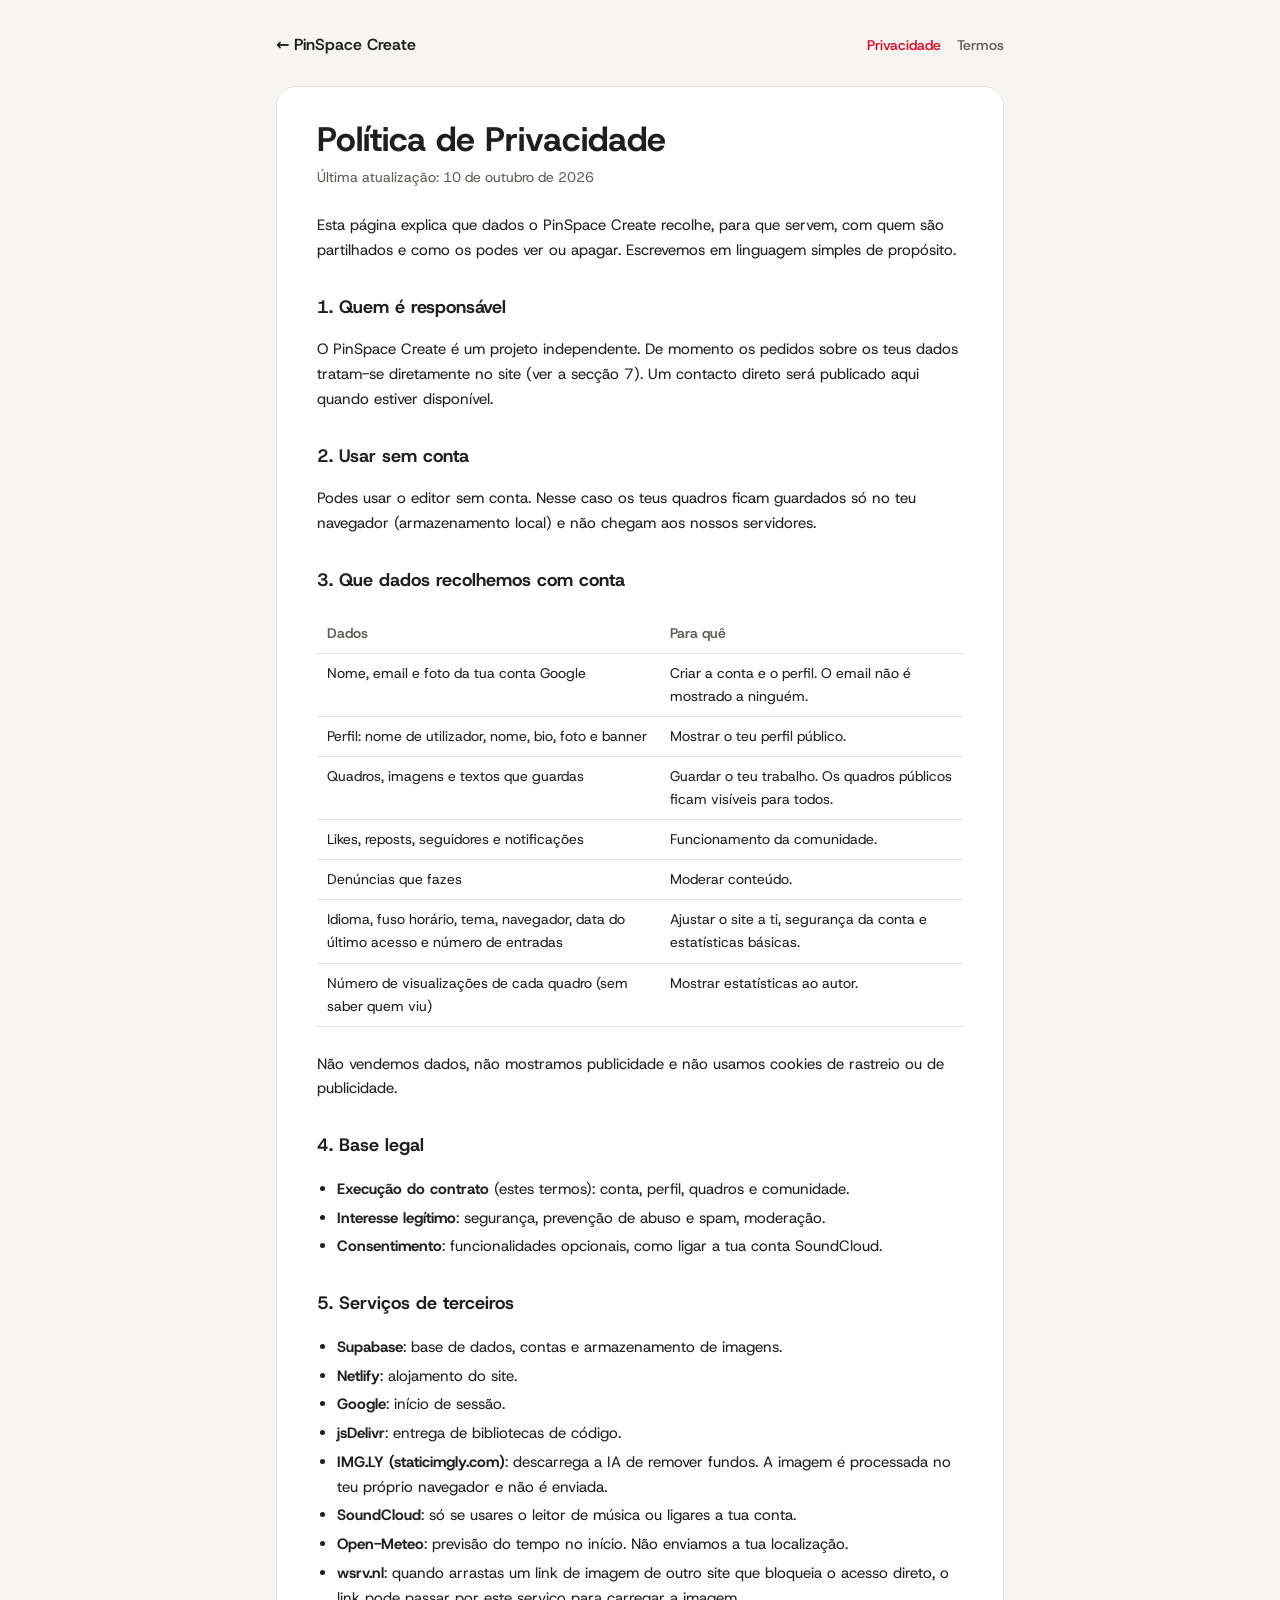
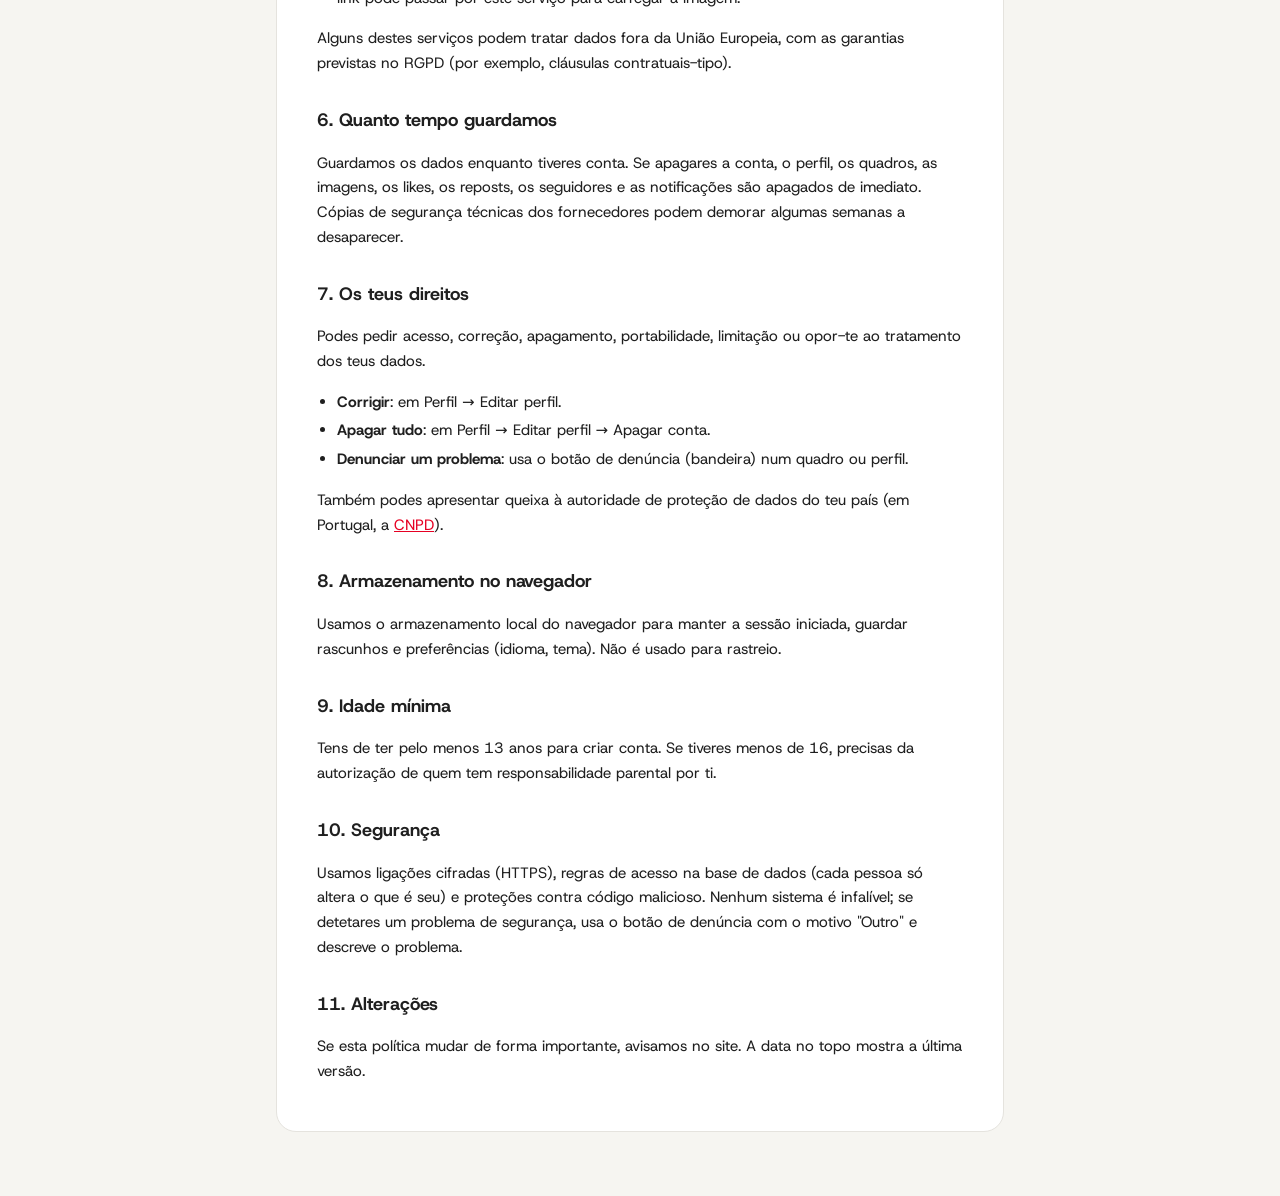
<file: privacidade.html>
<!doctype html>
<html lang="pt">
<head>
<meta charset="utf-8">
<meta name="viewport" content="width=device-width, initial-scale=1">
<title>Política de Privacidade · PinSpace Create</title>
<link rel="stylesheet" href="css/fonts.css">
<link rel="stylesheet" href="css/legal.css">
</head>
<body>
<main class="legal">
  <div class="legal-top">
    <a href="index.html">← PinSpace Create</a>
    <nav><a href="privacidade.html" aria-current="page">Privacidade</a><a href="termos.html">Termos</a></nav>
  </div>
  <article class="legal-card">
    <h1>Política de Privacidade</h1>
    <p class="legal-date">Última atualização: 10 de outubro de 2026</p>

    <p>Esta página explica que dados o PinSpace Create recolhe, para que servem, com quem são partilhados e como os podes ver ou apagar. Escrevemos em linguagem simples de propósito.</p>

    <h2>1. Quem é responsável</h2>
    <p>O PinSpace Create é um projeto independente. De momento os pedidos sobre os teus dados tratam-se diretamente no site (ver a secção 7). Um contacto direto será publicado aqui quando estiver disponível.</p>

    <h2>2. Usar sem conta</h2>
    <p>Podes usar o editor sem conta. Nesse caso os teus quadros ficam guardados só no teu navegador (armazenamento local) e não chegam aos nossos servidores.</p>

    <h2>3. Que dados recolhemos com conta</h2>
    <div class="legal-table"><table>
      <tr><th>Dados</th><th>Para quê</th></tr>
      <tr><td>Nome, email e foto da tua conta Google</td><td>Criar a conta e o perfil. O email não é mostrado a ninguém.</td></tr>
      <tr><td>Perfil: nome de utilizador, nome, bio, foto e banner</td><td>Mostrar o teu perfil público.</td></tr>
      <tr><td>Quadros, imagens e textos que guardas</td><td>Guardar o teu trabalho. Os quadros públicos ficam visíveis para todos.</td></tr>
      <tr><td>Likes, reposts, seguidores e notificações</td><td>Funcionamento da comunidade.</td></tr>
      <tr><td>Denúncias que fazes</td><td>Moderar conteúdo.</td></tr>
      <tr><td>Idioma, fuso horário, tema, navegador, data do último acesso e número de entradas</td><td>Ajustar o site a ti, segurança da conta e estatísticas básicas.</td></tr>
      <tr><td>Número de visualizações de cada quadro (sem saber quem viu)</td><td>Mostrar estatísticas ao autor.</td></tr>
    </table></div>
    <p>Não vendemos dados, não mostramos publicidade e não usamos cookies de rastreio ou de publicidade.</p>

    <h2>4. Base legal</h2>
    <ul>
      <li><strong>Execução do contrato</strong> (estes termos): conta, perfil, quadros e comunidade.</li>
      <li><strong>Interesse legítimo</strong>: segurança, prevenção de abuso e spam, moderação.</li>
      <li><strong>Consentimento</strong>: funcionalidades opcionais, como ligar a tua conta SoundCloud.</li>
    </ul>

    <h2>5. Serviços de terceiros</h2>
    <ul>
      <li><strong>Supabase</strong>: base de dados, contas e armazenamento de imagens.</li>
      <li><strong>Netlify</strong>: alojamento do site.</li>
      <li><strong>Google</strong>: início de sessão.</li>
      <li><strong>jsDelivr</strong>: entrega de bibliotecas de código.</li>
      <li><strong>IMG.LY (staticimgly.com)</strong>: descarrega a IA de remover fundos. A imagem é processada no teu próprio navegador e não é enviada.</li>
      <li><strong>SoundCloud</strong>: só se usares o leitor de música ou ligares a tua conta.</li>
      <li><strong>Open-Meteo</strong>: previsão do tempo no início. Não enviamos a tua localização.</li>
      <li><strong>wsrv.nl</strong>: quando arrastas um link de imagem de outro site que bloqueia o acesso direto, o link pode passar por este serviço para carregar a imagem.</li>
    </ul>
    <p>Alguns destes serviços podem tratar dados fora da União Europeia, com as garantias previstas no RGPD (por exemplo, cláusulas contratuais-tipo).</p>

    <h2>6. Quanto tempo guardamos</h2>
    <p>Guardamos os dados enquanto tiveres conta. Se apagares a conta, o perfil, os quadros, as imagens, os likes, os reposts, os seguidores e as notificações são apagados de imediato. Cópias de segurança técnicas dos fornecedores podem demorar algumas semanas a desaparecer.</p>

    <h2>7. Os teus direitos</h2>
    <p>Podes pedir acesso, correção, apagamento, portabilidade, limitação ou opor-te ao tratamento dos teus dados.</p>
    <ul>
      <li><strong>Corrigir</strong>: em Perfil → Editar perfil.</li>
      <li><strong>Apagar tudo</strong>: em Perfil → Editar perfil → Apagar conta.</li>
      <li><strong>Denunciar um problema</strong>: usa o botão de denúncia (bandeira) num quadro ou perfil.</li>
    </ul>
    <p>Também podes apresentar queixa à autoridade de proteção de dados do teu país (em Portugal, a <a href="https://www.cnpd.pt" rel="noopener noreferrer">CNPD</a>).</p>

    <h2>8. Armazenamento no navegador</h2>
    <p>Usamos o armazenamento local do navegador para manter a sessão iniciada, guardar rascunhos e preferências (idioma, tema). Não é usado para rastreio.</p>

    <h2>9. Idade mínima</h2>
    <p>Tens de ter pelo menos 13 anos para criar conta. Se tiveres menos de 16, precisas da autorização de quem tem responsabilidade parental por ti.</p>

    <h2>10. Segurança</h2>
    <p>Usamos ligações cifradas (HTTPS), regras de acesso na base de dados (cada pessoa só altera o que é seu) e proteções contra código malicioso. Nenhum sistema é infalível; se detetares um problema de segurança, usa o botão de denúncia com o motivo "Outro" e descreve o problema.</p>

    <h2>11. Alterações</h2>
    <p>Se esta política mudar de forma importante, avisamos no site. A data no topo mostra a última versão.</p>
  </article>
</main>
</body>
</html>
</file>
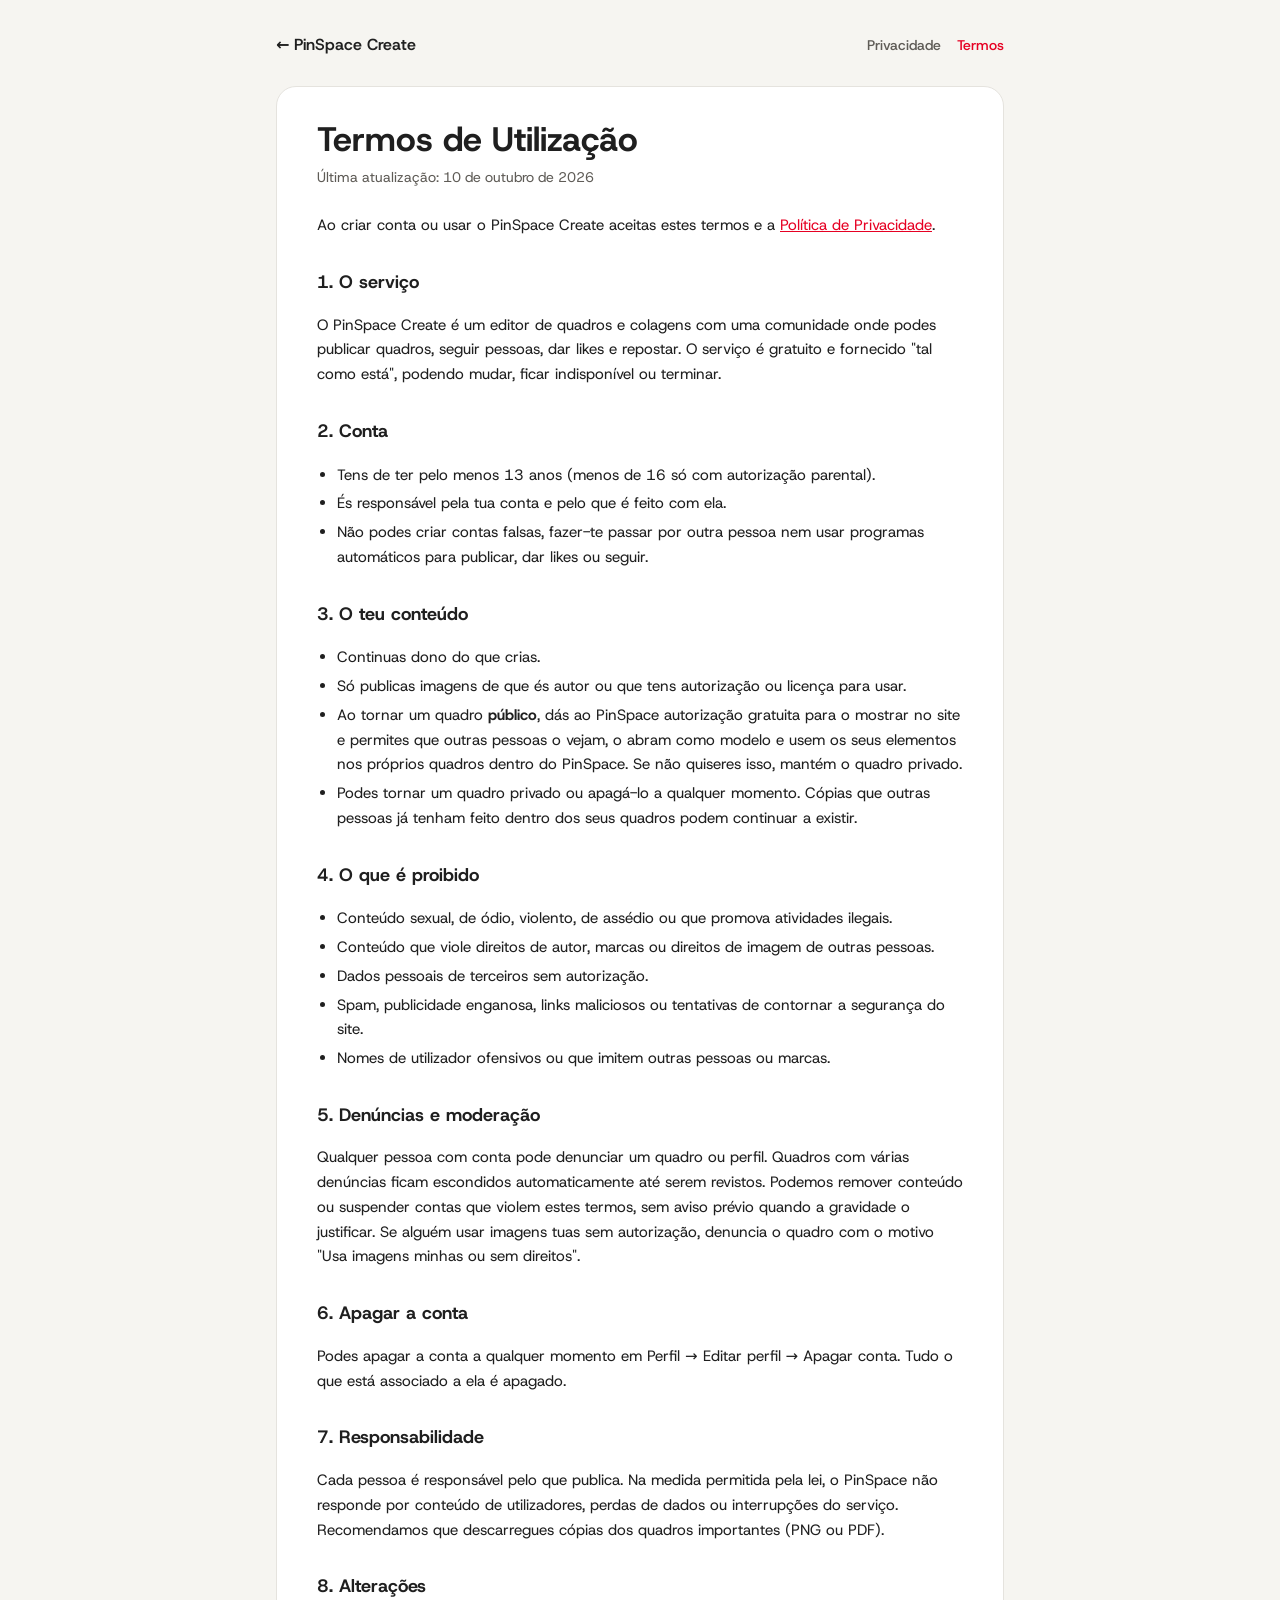
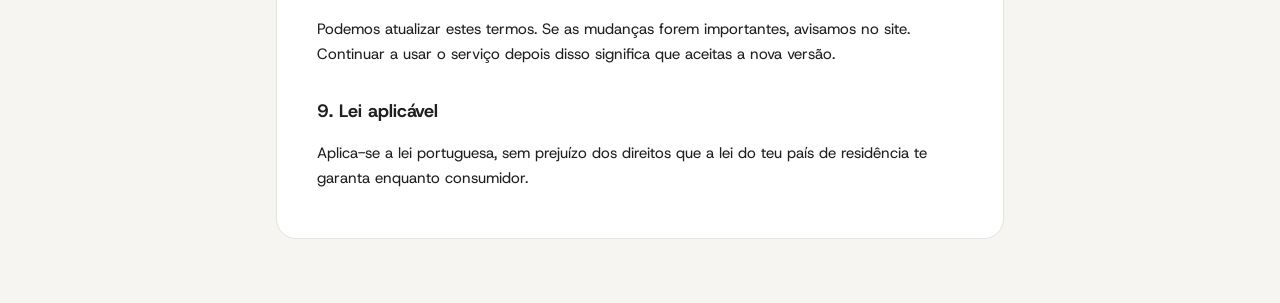
<file: termos.html>
<!doctype html>
<html lang="pt">
<head>
<meta charset="utf-8">
<meta name="viewport" content="width=device-width, initial-scale=1">
<title>Termos de Utilização · PinSpace Create</title>
<link rel="stylesheet" href="css/fonts.css">
<link rel="stylesheet" href="css/legal.css">
</head>
<body>
<main class="legal">
  <div class="legal-top">
    <a href="index.html">← PinSpace Create</a>
    <nav><a href="privacidade.html">Privacidade</a><a href="termos.html" aria-current="page">Termos</a></nav>
  </div>
  <article class="legal-card">
    <h1>Termos de Utilização</h1>
    <p class="legal-date">Última atualização: 10 de outubro de 2026</p>

    <p>Ao criar conta ou usar o PinSpace Create aceitas estes termos e a <a href="privacidade.html">Política de Privacidade</a>.</p>

    <h2>1. O serviço</h2>
    <p>O PinSpace Create é um editor de quadros e colagens com uma comunidade onde podes publicar quadros, seguir pessoas, dar likes e repostar. O serviço é gratuito e fornecido "tal como está", podendo mudar, ficar indisponível ou terminar.</p>

    <h2>2. Conta</h2>
    <ul>
      <li>Tens de ter pelo menos 13 anos (menos de 16 só com autorização parental).</li>
      <li>És responsável pela tua conta e pelo que é feito com ela.</li>
      <li>Não podes criar contas falsas, fazer-te passar por outra pessoa nem usar programas automáticos para publicar, dar likes ou seguir.</li>
    </ul>

    <h2>3. O teu conteúdo</h2>
    <ul>
      <li>Continuas dono do que crias.</li>
      <li>Só publicas imagens de que és autor ou que tens autorização ou licença para usar.</li>
      <li>Ao tornar um quadro <strong>público</strong>, dás ao PinSpace autorização gratuita para o mostrar no site e permites que outras pessoas o vejam, o abram como modelo e usem os seus elementos nos próprios quadros dentro do PinSpace. Se não quiseres isso, mantém o quadro privado.</li>
      <li>Podes tornar um quadro privado ou apagá-lo a qualquer momento. Cópias que outras pessoas já tenham feito dentro dos seus quadros podem continuar a existir.</li>
    </ul>

    <h2>4. O que é proibido</h2>
    <ul>
      <li>Conteúdo sexual, de ódio, violento, de assédio ou que promova atividades ilegais.</li>
      <li>Conteúdo que viole direitos de autor, marcas ou direitos de imagem de outras pessoas.</li>
      <li>Dados pessoais de terceiros sem autorização.</li>
      <li>Spam, publicidade enganosa, links maliciosos ou tentativas de contornar a segurança do site.</li>
      <li>Nomes de utilizador ofensivos ou que imitem outras pessoas ou marcas.</li>
    </ul>

    <h2>5. Denúncias e moderação</h2>
    <p>Qualquer pessoa com conta pode denunciar um quadro ou perfil. Quadros com várias denúncias ficam escondidos automaticamente até serem revistos. Podemos remover conteúdo ou suspender contas que violem estes termos, sem aviso prévio quando a gravidade o justificar. Se alguém usar imagens tuas sem autorização, denuncia o quadro com o motivo "Usa imagens minhas ou sem direitos".</p>

    <h2>6. Apagar a conta</h2>
    <p>Podes apagar a conta a qualquer momento em Perfil → Editar perfil → Apagar conta. Tudo o que está associado a ela é apagado.</p>

    <h2>7. Responsabilidade</h2>
    <p>Cada pessoa é responsável pelo que publica. Na medida permitida pela lei, o PinSpace não responde por conteúdo de utilizadores, perdas de dados ou interrupções do serviço. Recomendamos que descarregues cópias dos quadros importantes (PNG ou PDF).</p>

    <h2>8. Alterações</h2>
    <p>Podemos atualizar estes termos. Se as mudanças forem importantes, avisamos no site. Continuar a usar o serviço depois disso significa que aceitas a nova versão.</p>

    <h2>9. Lei aplicável</h2>
    <p>Aplica-se a lei portuguesa, sem prejuízo dos direitos que a lei do teu país de residência te garanta enquanto consumidor.</p>
  </article>
</main>
</body>
</html>
</file>
<file: css/fonts.css>
/* =====================================================================
   PinSpace — tipografia do site
   Host Grotesk (texto/UI, estilo Helvetica) + Montserrat (títulos e
   etiquetas). A primeira parte (hero "CREATE") e a intro mantêm as
   fontes originais. As fontes dos textos dentro dos quadros (editor)
   não são afetadas — essas vêm de cada elemento.
   ===================================================================== */
/* Fontes alojadas no próprio site (variáveis, latim + acentos) */
@font-face {
    font-family: 'PS Grotesk';
    font-style: normal;
    font-weight: 300 800;
    font-display: swap;
    src: url('../fonts/host-grotesk-latin-ext-wght-normal.woff2') format('woff2-variations');
    unicode-range: U+0100-02BA,U+02BD-02C5,U+02C7-02CC,U+02CE-02D7,U+02DD-02FF,U+0304,U+0308,U+0329,U+1D00-1DBF,U+1E00-1E9F,U+1EF2-1EFF,U+2020,U+20A0-20AB,U+20AD-20C0,U+2113,U+2C60-2C7F,U+A720-A7FF;
}
@font-face {
    font-family: 'PS Grotesk';
    font-style: normal;
    font-weight: 300 800;
    font-display: swap;
    src: url('../fonts/host-grotesk-latin-wght-normal.woff2') format('woff2-variations');
    unicode-range: U+0000-00FF,U+0131,U+0152-0153,U+02BB-02BC,U+02C6,U+02DA,U+02DC,U+0304,U+0308,U+0329,U+2000-206F,U+20AC,U+2122,U+2191,U+2193,U+2212,U+2215,U+FEFF,U+FFFD;
}
@font-face {
    font-family: 'PS Grotesk';
    font-style: italic;
    font-weight: 300 800;
    font-display: swap;
    src: url('../fonts/host-grotesk-latin-ext-wght-italic.woff2') format('woff2-variations');
    unicode-range: U+0100-02BA,U+02BD-02C5,U+02C7-02CC,U+02CE-02D7,U+02DD-02FF,U+0304,U+0308,U+0329,U+1D00-1DBF,U+1E00-1E9F,U+1EF2-1EFF,U+2020,U+20A0-20AB,U+20AD-20C0,U+2113,U+2C60-2C7F,U+A720-A7FF;
}
@font-face {
    font-family: 'PS Grotesk';
    font-style: italic;
    font-weight: 300 800;
    font-display: swap;
    src: url('../fonts/host-grotesk-latin-wght-italic.woff2') format('woff2-variations');
    unicode-range: U+0000-00FF,U+0131,U+0152-0153,U+02BB-02BC,U+02C6,U+02DA,U+02DC,U+0304,U+0308,U+0329,U+2000-206F,U+20AC,U+2122,U+2191,U+2193,U+2212,U+2215,U+FEFF,U+FFFD;
}
@font-face {
    font-family: 'PS Montserrat';
    font-style: normal;
    font-weight: 100 900;
    font-display: swap;
    src: url('../fonts/montserrat-latin-ext-wght-normal.woff2') format('woff2-variations');
    unicode-range: U+0100-02BA,U+02BD-02C5,U+02C7-02CC,U+02CE-02D7,U+02DD-02FF,U+0304,U+0308,U+0329,U+1D00-1DBF,U+1E00-1E9F,U+1EF2-1EFF,U+2020,U+20A0-20AB,U+20AD-20C0,U+2113,U+2C60-2C7F,U+A720-A7FF;
}
@font-face {
    font-family: 'PS Montserrat';
    font-style: normal;
    font-weight: 100 900;
    font-display: swap;
    src: url('../fonts/montserrat-latin-wght-normal.woff2') format('woff2-variations');
    unicode-range: U+0000-00FF,U+0131,U+0152-0153,U+02BB-02BC,U+02C6,U+02DA,U+02DC,U+0304,U+0308,U+0329,U+2000-206F,U+20AC,U+2122,U+2191,U+2193,U+2212,U+2215,U+FEFF,U+FFFD;
}
@font-face {
    font-family: 'PS Montserrat';
    font-style: italic;
    font-weight: 100 900;
    font-display: swap;
    src: url('../fonts/montserrat-latin-ext-wght-italic.woff2') format('woff2-variations');
    unicode-range: U+0100-02BA,U+02BD-02C5,U+02C7-02CC,U+02CE-02D7,U+02DD-02FF,U+0304,U+0308,U+0329,U+1D00-1DBF,U+1E00-1E9F,U+1EF2-1EFF,U+2020,U+20A0-20AB,U+20AD-20C0,U+2113,U+2C60-2C7F,U+A720-A7FF;
}
@font-face {
    font-family: 'PS Montserrat';
    font-style: italic;
    font-weight: 100 900;
    font-display: swap;
    src: url('../fonts/montserrat-latin-wght-italic.woff2') format('woff2-variations');
    unicode-range: U+0000-00FF,U+0131,U+0152-0153,U+02BB-02BC,U+02C6,U+02DA,U+02DC,U+0304,U+0308,U+0329,U+2000-206F,U+20AC,U+2122,U+2191,U+2193,U+2212,U+2215,U+FEFF,U+FFFD;
}

@font-face {
    font-family: 'PS Bebas';
    font-style: normal;
    font-weight: 400;
    font-display: swap;
    src: url('../fonts/bebas-neue-latin-400-normal.woff2') format('woff2');
    unicode-range: U+0000-00FF,U+0131,U+0152-0153,U+02BB-02BC,U+02C6,U+02DA,U+02DC,U+0304,U+0308,U+0329,U+2000-206F,U+20AC,U+2122,U+2191,U+2193,U+2212,U+2215,U+FEFF,U+FFFD;
}
@font-face {
    font-family: 'PS Bebas';
    font-style: normal;
    font-weight: 400;
    font-display: swap;
    src: url('../fonts/bebas-neue-latin-ext-400-normal.woff2') format('woff2');
    unicode-range: U+0100-02BA,U+02BD-02C5,U+02C7-02CC,U+02CE-02D7,U+02DD-02FF,U+0304,U+0308,U+0329,U+1D00-1DBF,U+1E00-1E9F,U+1EF2-1EFF,U+2020,U+20A0-20AB,U+20AD-20C0,U+2113,U+2C60-2C7F,U+A720-A7FF;
}

:root {
    --font-family: 'PS Grotesk', 'Host Grotesk', 'Helvetica Neue', Helvetica, Arial, sans-serif;
    --font-display: 'PS Montserrat', 'Montserrat', 'Helvetica Neue', Helvetica, Arial, sans-serif;
    --font-accent: 'PS Grotesk', 'Host Grotesk', 'Helvetica Neue', Helvetica, Arial, sans-serif;
    --font-eyebrow: 'PS Montserrat', 'Montserrat', 'Helvetica Neue', Helvetica, Arial, sans-serif;
}

/* Primeira parte do site: fica exatamente como estava */
.ms-hero,
.ms-coords {
    --font-family: 'Inter', -apple-system, BlinkMacSystemFont, 'Segoe UI', sans-serif;
    --font-display: 'Archivo Black', 'Inter', sans-serif;
    --font-accent: 'Playfair Display', Georgia, serif;
    --font-eyebrow: 'Poppins', 'Inter', sans-serif;
    font-family: var(--font-family);
}

/* Campos e botões herdam a fonte da página */
button, input, select, textarea { font-family: inherit; }

/* ---- Botão de idioma (EN/PT) ao lado de "pin space." ---- */
.ps-brand-group { display: inline-flex; align-items: center; gap: 12px; }
.ps-lang-toggle {
    display: inline-grid;
    place-items: center;
    min-width: 34px;
    height: 24px;
    padding: 0 8px;
    border-radius: 999px;
    border: 1px solid rgba(255, 255, 255, 0.28);
    background: rgba(255, 255, 255, 0.08);
    color: rgba(255, 255, 255, 0.86);
    font-family: 'PS Montserrat', 'Montserrat', sans-serif;
    font-size: 10.5px;
    font-weight: 600;
    letter-spacing: 0.12em;
    cursor: pointer;
    transition: background 0.2s ease, color 0.2s ease, border-color 0.2s ease;
}
.ps-lang-toggle:hover { background: #FFF; color: #111; border-color: #FFF; }

/* ---- Final branco: o título grande "pin space." volta à fonte original ---- */
.ms-footer-word,
.ps-footer-word {
    font-family: 'Archivo Black', 'Inter', sans-serif;
}

/* ---- Faixa rolante acima do final: mais baixa e com outra fonte ---- */

/* Sem contorno pontilhado ao passar o rato (logo, links, cartões, pesquisa) */
@media (hover: hover) {
    .project-card:hover, .ms-tag:hover, .ms-footer-link:hover,
    .ms-nav-brand:hover, .ms-nav-link:hover { outline-color: transparent; }
}
</file>
<file: css/legal.css>
/* Páginas de Privacidade e Termos */
:root { --bg: #f6f5f1; --card: #fff; --text: #1f1f1f; --soft: #5f5c57; --line: #e5e3de; --accent: #E60023; }
@media (prefers-color-scheme: dark) { :root { --bg: #121212; --card: #1b1b1b; --text: #eceae6; --soft: #a5a29c; --line: #2c2c2c; } }
* { box-sizing: border-box; }
body { margin: 0; background: var(--bg); color: var(--text); font-family: 'PS Grotesk', 'Montserrat', system-ui, sans-serif; line-height: 1.65; }
.legal { max-width: 760px; margin: 0 auto; padding: 32px 16px 64px; }
.legal-top { display: flex; align-items: center; justify-content: space-between; gap: 12px; margin-bottom: 28px; }
.legal-top a { color: var(--text); text-decoration: none; font-weight: 600; }
.legal-top nav { display: flex; gap: 16px; font-size: 14px; }
.legal-top nav a { color: var(--soft); font-weight: 500; }
.legal-top nav a[aria-current="page"] { color: var(--accent); }
.legal-card { background: var(--card); border: 1px solid var(--line); border-radius: 20px; padding: 32px clamp(18px, 4vw, 40px); }
h1 { font-size: clamp(26px, 5vw, 34px); line-height: 1.2; margin: 0 0 6px; }
.legal-date { color: var(--soft); font-size: 14px; margin: 0 0 24px; }
h2 { font-size: 18px; margin: 30px 0 8px; }
p, li { font-size: 15px; }
ul { padding-left: 20px; }
li { margin: 4px 0; }
a { color: var(--accent); }
table { width: 100%; border-collapse: collapse; font-size: 14px; margin: 10px 0; }
th, td { text-align: left; padding: 8px 10px; border-bottom: 1px solid var(--line); vertical-align: top; }
th { color: var(--soft); font-weight: 600; }
.legal-table { overflow-x: auto; }
</file>
